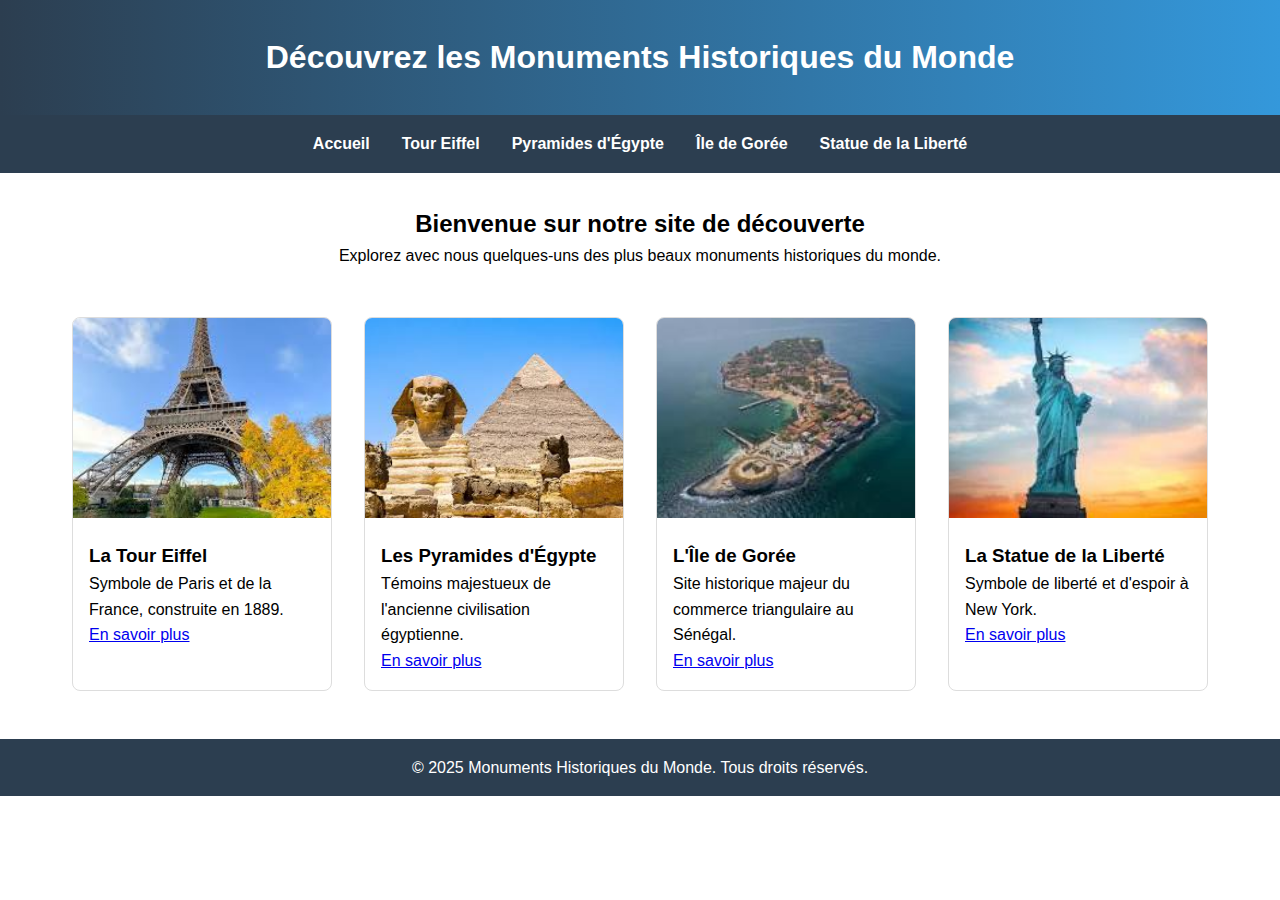
<file: index.html>
<!DOCTYPE html>
<html lang="fr">
<head>
    <meta charset="UTF-8">
    <meta name="viewport" content="width=device-width, initial-scale=1.0">
    <title>Monuments Historiques du Monde</title>
    <link rel="stylesheet" href="acceuil.css">
</head>
<body>
    <header>
        <h1>Découvrez les Monuments Historiques du Monde</h1>
    </header>
    <nav>
        <ul>
            <li><a href="index.html">Accueil</a></li>
            <li><a href="tour.html">Tour Eiffel</a></li>
            <li><a href="pyramide.html">Pyramides d'Égypte</a></li>
            <li><a href="ile de gorée.html">Île de Gorée</a></li>
            <li><a href="statue de la liberté.html">Statue de la Liberté</a></li>
        </ul>
    </nav>
    <main>
        <section class="intro">
            <h2>Bienvenue sur notre site de découverte</h2>
            <p>Explorez avec nous quelques-uns des plus beaux monuments historiques du monde.</p>
        </section>
        <div class="monuments-grid">
            <article class="monument-card">
                <a href="tour.html"><img src="IMAGE\image4.jpeg" alt="Tour Eiffel"></a>
                
                <div class="card-content">
                    <h3>La Tour Eiffel</h3>
                    <p>Symbole de Paris et de la France, construite en 1889.</p>
                    <a href="tour.html">En savoir plus</a>
                </div>
                
            </article>
            
            <article class="monument-card">
                <a href="pyramide.html"><img src="IMAGE\image11111.jpeg" alt="Pyramides d'Égypte"></a>
                
                <div class="card-content">
                    <h3>Les Pyramides d'Égypte</h3>
                    <p>Témoins majestueux de l'ancienne civilisation égyptienne.</p>
                    <a href="pyramide.html">En savoir plus</a>
                </div>
            </article>
            <article class="monument-card">
                <a href="ile de gorée.html"><img src="IMAGE\IMAGE2.jpeg" alt="Île de Gorée"></a>
                <div class="card-content">
                    <h3>L'Île de Gorée</h3>
                    <p>Site historique majeur du commerce triangulaire au Sénégal.</p>
                    <a href="ile de gorée.html">En savoir plus</a>
                </div>
            </article>
            <article class="monument-card">
                <a href="statue de la liberté.html"><img src="IMAGE\IMAGE3.jpeg" alt="Statue de la Liberté"></a>
                <div class="card-content">
                    <h3>La Statue de la Liberté</h3>
                    <p>Symbole de liberté et d'espoir à New York.</p>
                    <a href="statue de la liberté.html">En savoir plus</a>
                </div>
            </article>
            
            
           
        </div>
    </main>
    <footer>
        <p>© 2025 Monuments Historiques du Monde. Tous droits réservés.</p>
    </footer>
</body>
</html>
</file>
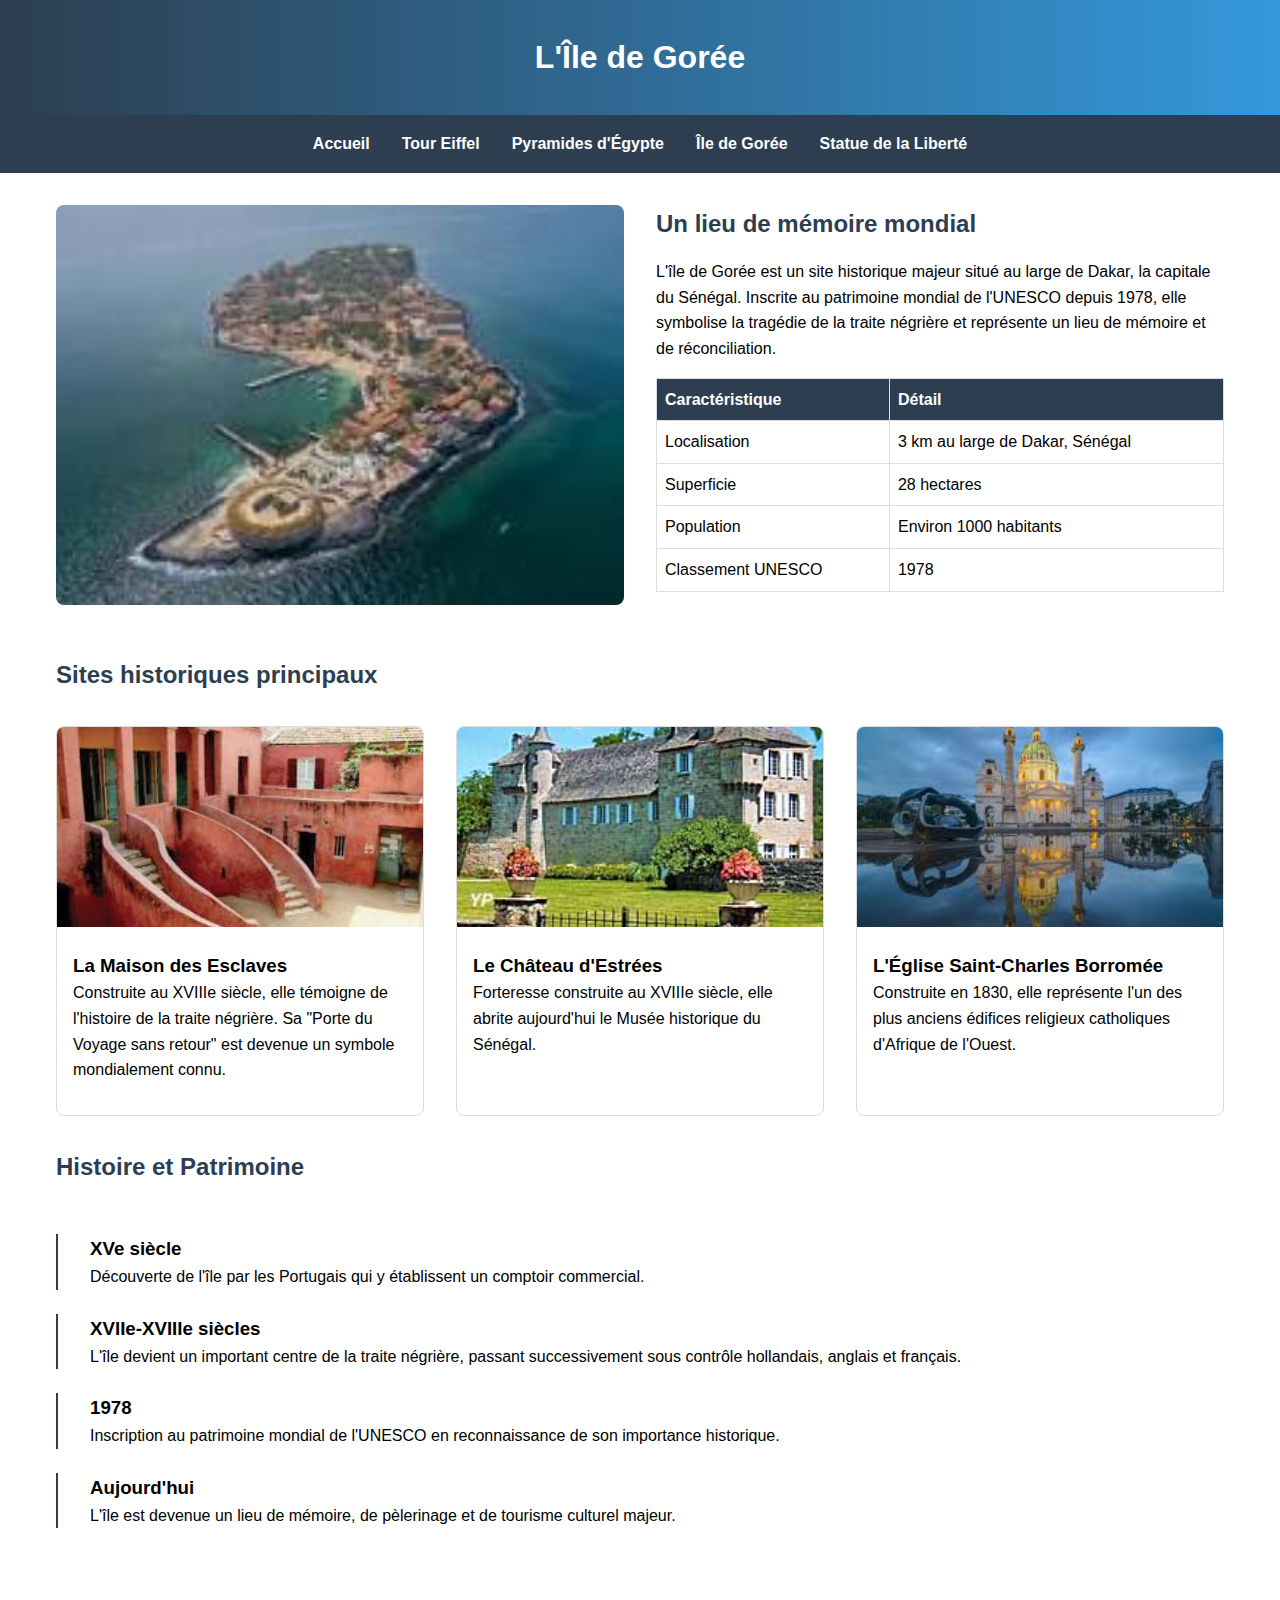
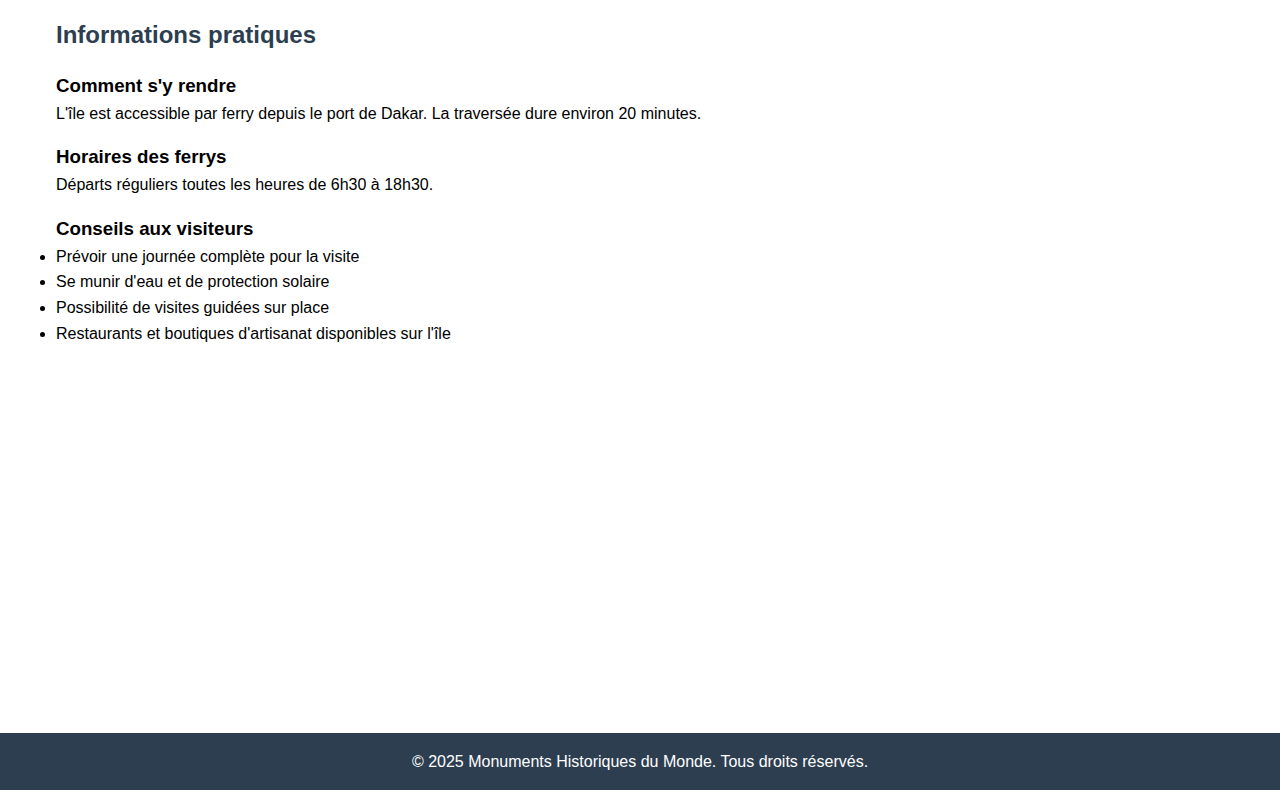
<file: ile de gorée.html>
<!DOCTYPE html>
<html lang="fr">
<head>
    <meta charset="UTF-8">
    <meta name="viewport" content="width=device-width, initial-scale=1.0">
    <title>L'Île de Gorée - Monument Historique</title>
    <link rel="stylesheet" href="goree.css">
</head>
<body>
    <header>
        <h1>L'Île de Gorée</h1>
    </header>
    <nav>
        <ul>
            <li><a href="index.html">Accueil</a></li>
            <li><a href="index1.html">Tour Eiffel</a></li>
            <li><a href="index2.html">Pyramides d'Égypte</a></li>
            <li><a href="index3.html">Île de Gorée</a></li>
            <li><a href="index4.html">Statue de la Liberté</a></li>
        </ul>
    </nav>
    <main>
        <div class="monument-content">
            <img src="IMAGE\IMAGE2.jpeg" alt="Vue de l'Île de Gorée" class="monument-image">
            <div class="info-section">
                <h2>Un lieu de mémoire mondial</h2>
                <p>L'île de Gorée est un site historique majeur situé au large de Dakar, la capitale du Sénégal. Inscrite au patrimoine mondial de l'UNESCO depuis 1978, elle symbolise la tragédie de la traite négrière et représente un lieu de mémoire et de réconciliation.</p>
                <table>
                    <tr>
                        <th>Caractéristique</th>
                        <th>Détail</th>
                    </tr>
                    <tr>
                        <td>Localisation</td>
                        <td>3 km au large de Dakar, Sénégal</td>
                    </tr>
                    <tr>
                        <td>Superficie</td>
                        <td>28 hectares</td>
                    </tr>
                    <tr>
                        <td>Population</td>
                        <td>Environ 1000 habitants</td>
                    </tr>
                    <tr>
                        <td>Classement UNESCO</td>
                        <td>1978</td>
                    </tr>
                </table>
            </div>
        </div>

        <div class="info-section">
            <h2>Sites historiques principaux</h2>
            <div class="sites-grid">
                <div class="site-card">
                    <img src="IMAGE\IMAGE22.jpeg" alt="Maison des Esclaves">
                    <div class="site-card-content">
                        <h3>La Maison des Esclaves</h3>
                        <p>Construite au XVIIIe siècle, elle témoigne de l'histoire de la traite négrière. Sa "Porte du Voyage sans retour" est devenue un symbole mondialement connu.</p>
                    </div>
                </div>
                <div class="site-card">
                    <img src="IMAGE\image222.jpg" alt="Château d'Estrees">
                    <div class="site-card-content">
                        <h3>Le Château d'Estrées</h3>
                        <p>Forteresse construite au XVIIIe siècle, elle abrite aujourd'hui le Musée historique du Sénégal.</p>
                    </div>
                </div>
                <div class="site-card">
                    <img src="IMAGE\image2222.jpeg" alt="Église Saint-Charles Borromée">
                    <div class="site-card-content">
                        <h3>L'Église Saint-Charles Borromée</h3>
                        <p>Construite en 1830, elle représente l'un des plus anciens édifices religieux catholiques d'Afrique de l'Ouest.</p>
                    </div>
                </div>
            </div>
        </div>

        <div class="info-section">
            <h2>Histoire et Patrimoine</h2>
            <div class="timeline">
                <div class="timeline-item">
                    <h3>XVe siècle</h3>
                    <p>Découverte de l'île par les Portugais qui y établissent un comptoir commercial.</p>
                </div>
                <div class="timeline-item">
                    <h3>XVIIe-XVIIIe siècles</h3>
                    <p>L'île devient un important centre de la traite négrière, passant successivement sous contrôle hollandais, anglais et français.</p>
                </div>
                <div class="timeline-item">
                    <h3>1978</h3>
                    <p>Inscription au patrimoine mondial de l'UNESCO en reconnaissance de son importance historique.</p>
                </div>
                <div class="timeline-item">
                    <h3>Aujourd'hui</h3>
                    <p>L'île est devenue un lieu de mémoire, de pèlerinage et de tourisme culturel majeur.</p>
                </div>
            </div>
        </div>

        <div class="info-section">
            <h2>Informations pratiques</h2>
            <h3>Comment s'y rendre</h3>
            <p>L'île est accessible par ferry depuis le port de Dakar. La traversée dure environ 20 minutes.</p>
            
            <h3>Horaires des ferrys</h3>
            <p>Départs réguliers toutes les heures de 6h30 à 18h30.</p>
            
            <h3>Conseils aux visiteurs</h3>
            <ul>
                <li>Prévoir une journée complète pour la visite</li>
                <li>Se munir d'eau et de protection solaire</li>
                <li>Possibilité de visites guidées sur place</li>
                <li>Restaurants et boutiques d'artisanat disponibles sur l'île</li>
            </ul>
        </div>
        <iframe width="560" height="315" src="https://www.youtube.com/embed/XYv147OZ05k?si=2Bimk_epyaZUyk-a" title="YouTube video player" frameborder="0" allow="accelerometer; autoplay; clipboard-write; encrypted-media; gyroscope; picture-in-picture; web-share" referrerpolicy="strict-origin-when-cross-origin" allowfullscreen></iframe>
    </main>
    <footer>
        <p>© 2025 Monuments Historiques du Monde. Tous droits réservés.</p>
    </footer>
</body>
</html>
</file>
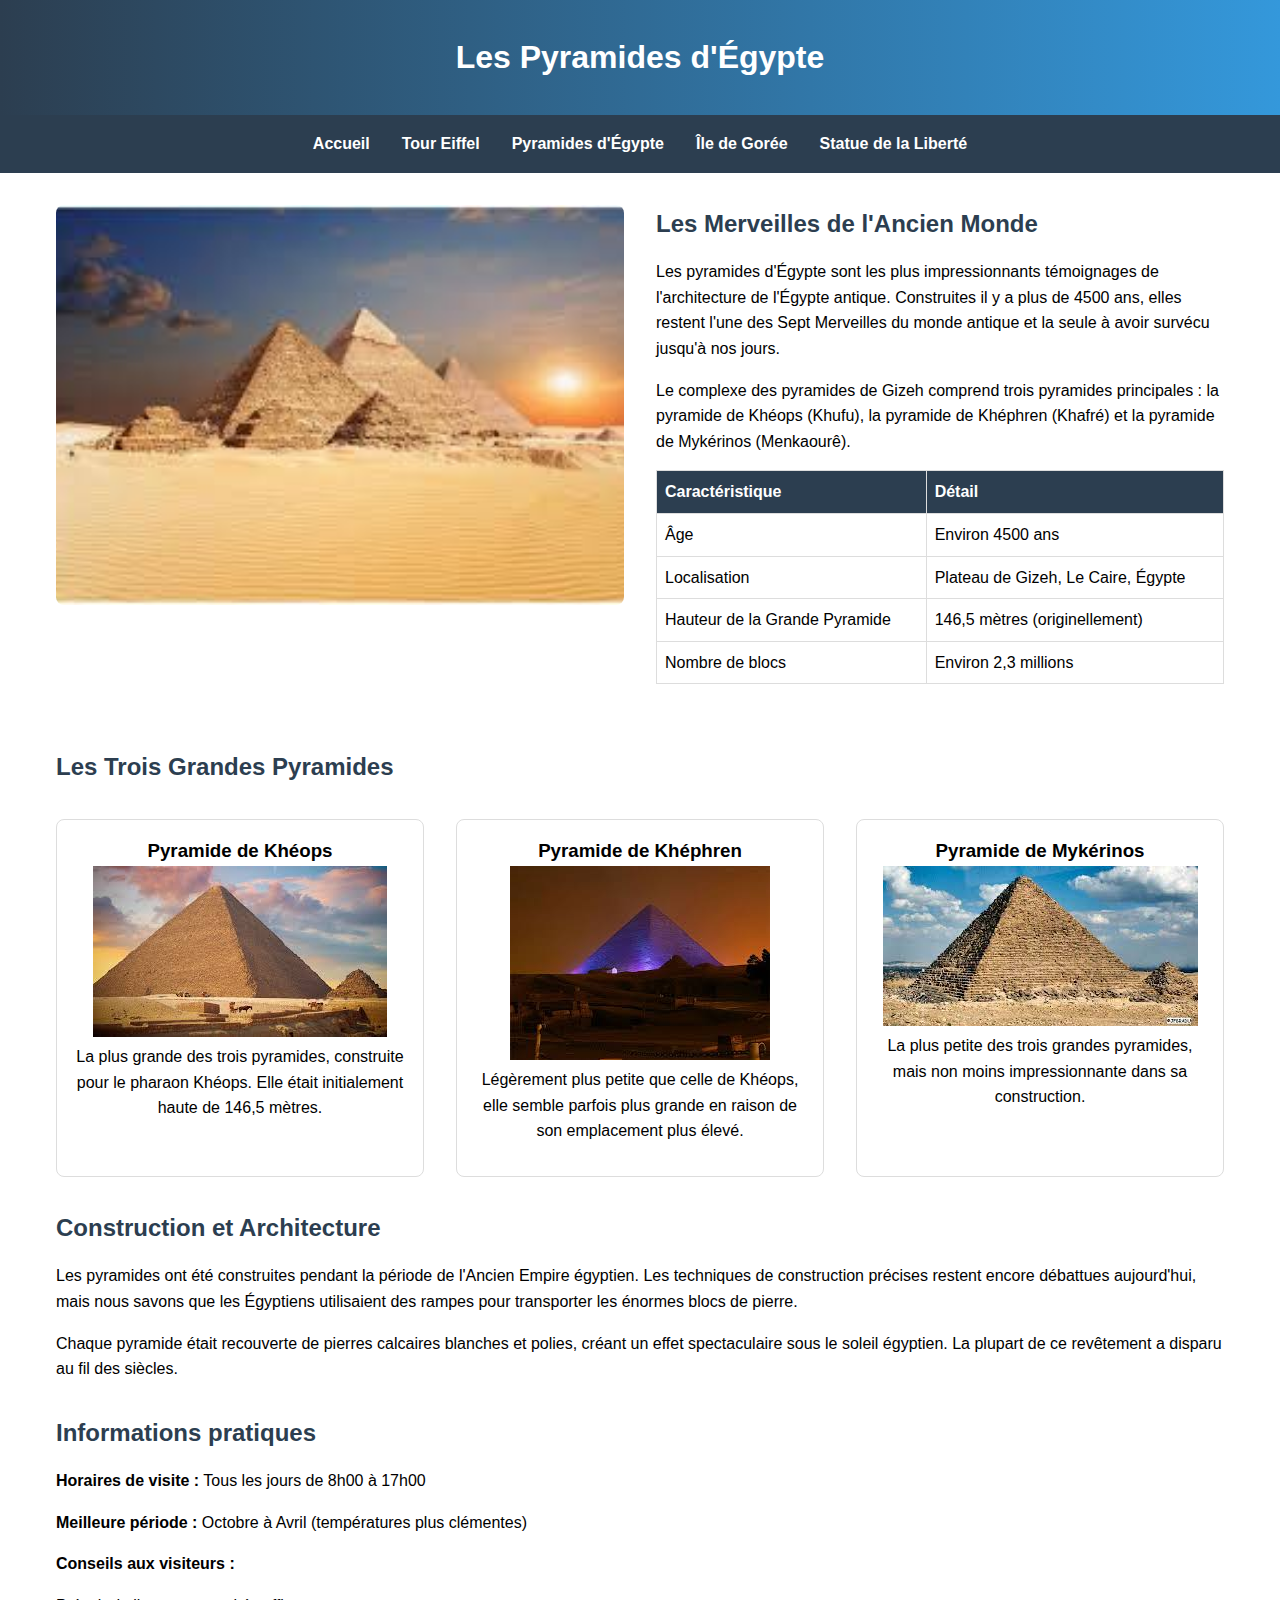
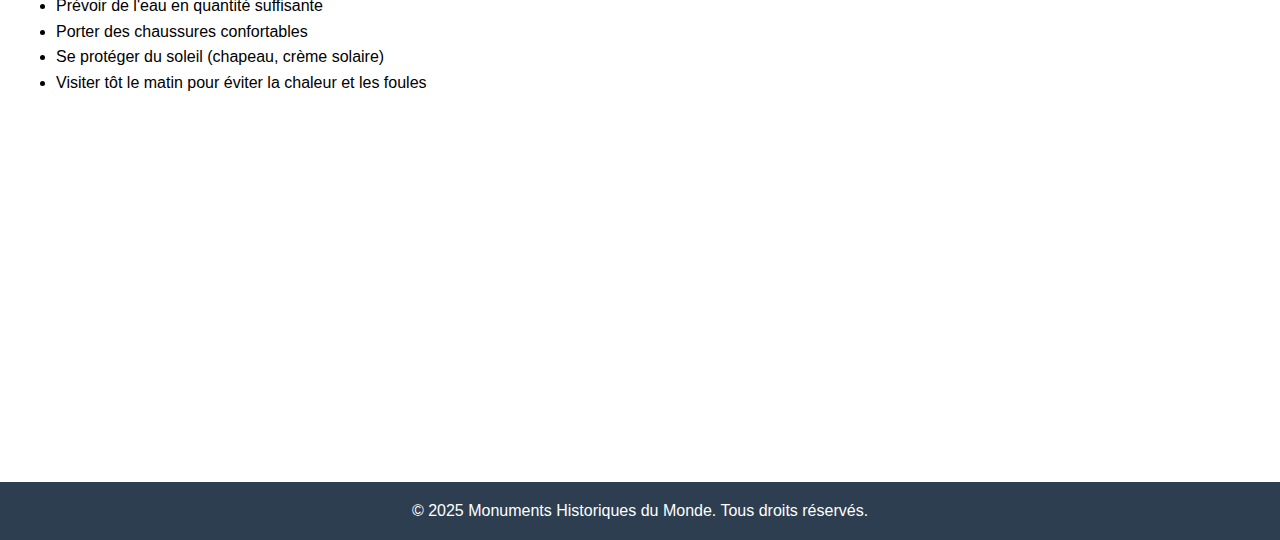
<file: pyramide.html>
<!DOCTYPE html>
<html lang="fr">
<head>
    <meta charset="UTF-8">
    <meta name="viewport" content="width=device-width, initial-scale=1.0">
    <title>Les Pyramides d'Égypte - Monument Historique</title>
    <link rel="stylesheet" href="pyramides.css">
</head>
<body>
    <header>
        <h1>Les Pyramides d'Égypte</h1>
    </header>
    <nav>
        <ul>
            <li><a href="index.html">Accueil</a></li>
            <li><a href="index1.html">Tour Eiffel</a></li>
            <li><a href="index2.html">Pyramides d'Égypte</a></li>
            <li><a href="index3.html">Île de Gorée</a></li>
            <li><a href="index4.html">Statue de la Liberté</a></li>
        </ul>
    </nav>
    <main>
        <div class="monument-content">
            <img src="IMAGE\image1.jpeg" alt="Les Pyramides de Gizeh" class="monument-image">
            <div class="info-section">
                <h2>Les Merveilles de l'Ancien Monde</h2>
                <p>Les pyramides d'Égypte sont les plus impressionnants témoignages de l'architecture de l'Égypte antique. Construites il y a plus de 4500 ans, elles restent l'une des Sept Merveilles du monde antique et la seule à avoir survécu jusqu'à nos jours.</p>
                <p>Le complexe des pyramides de Gizeh comprend trois pyramides principales : la pyramide de Khéops (Khufu), la pyramide de Khéphren (Khafré) et la pyramide de Mykérinos (Menkaourê).</p>
                <table>
                    <tr>
                        <th>Caractéristique</th>
                        <th>Détail</th>
                    </tr>
                    <tr>
                        <td>Âge</td>
                        <td>Environ 4500 ans</td>
                    </tr>
                    <tr>
                        <td>Localisation</td>
                        <td>Plateau de Gizeh, Le Caire, Égypte</td>
                    </tr>
                    <tr>
                        <td>Hauteur de la Grande Pyramide</td>
                        <td>146,5 mètres (originellement)</td>
                    </tr>
                    <tr>
                        <td>Nombre de blocs</td>
                        <td>Environ 2,3 millions</td>
                    </tr>
                </table>
            </div>
        </div>

        <div class="info-section">
            <h2>Les Trois Grandes Pyramides</h2>
            <div class="pyramids-grid">
                <div class="pyramid-card">
                    <h3>Pyramide de Khéops</h3>
                    <img src="IMAGE\image11.jpeg" alt="Pyramide de Khéops">
                    <p>La plus grande des trois pyramides, construite pour le pharaon Khéops. Elle était initialement haute de 146,5 mètres.</p>
                </div>
                <div class="pyramid-card">
                    <h3>Pyramide de Khéphren</h3>
                    <img src="IMAGE\images111.jpeg" alt="Pyramide de Khéphren">
                    <p>Légèrement plus petite que celle de Khéops, elle semble parfois plus grande en raison de son emplacement plus élevé.</p>
                </div>
                <div class="pyramid-card">
                    <h3>Pyramide de Mykérinos</h3>
                    <img src="IMAGE\image1111.jpeg" alt="Pyramide de Mykérinos">
                    <p>La plus petite des trois grandes pyramides, mais non moins impressionnante dans sa construction.</p>
                </div>
            </div>
        </div>

        <div class="info-section">
            <h2>Construction et Architecture</h2>
            <p>Les pyramides ont été construites pendant la période de l'Ancien Empire égyptien. Les techniques de construction précises restent encore débattues aujourd'hui, mais nous savons que les Égyptiens utilisaient des rampes pour transporter les énormes blocs de pierre.</p>
            <p>Chaque pyramide était recouverte de pierres calcaires blanches et polies, créant un effet spectaculaire sous le soleil égyptien. La plupart de ce revêtement a disparu au fil des siècles.</p>
        </div>

        <div class="info-section">
            <h2>Informations pratiques</h2>
            <p><strong>Horaires de visite :</strong> Tous les jours de 8h00 à 17h00</p>
            <p><strong>Meilleure période :</strong> Octobre à Avril (températures plus clémentes)</p>
            <p><strong>Conseils aux visiteurs :</strong></p>
            <ul>
                <li>Prévoir de l'eau en quantité suffisante</li>
                <li>Porter des chaussures confortables</li>
                <li>Se protéger du soleil (chapeau, crème solaire)</li>
                <li>Visiter tôt le matin pour éviter la chaleur et les foules</li>
            </ul>
        </div>
        <iframe width="560" height="315" src="https://www.youtube.com/embed/bV4geih91f8?si=ykK2AIeXLBlUWlIz" title="YouTube video player" frameborder="0" allow="accelerometer; autoplay; clipboard-write; encrypted-media; gyroscope; picture-in-picture; web-share" referrerpolicy="strict-origin-when-cross-origin" allowfullscreen></iframe>
    </main>
    <footer>
        <p>© 2025 Monuments Historiques du Monde. Tous droits réservés.</p>
    </footer>
</body>
</html>
</file>
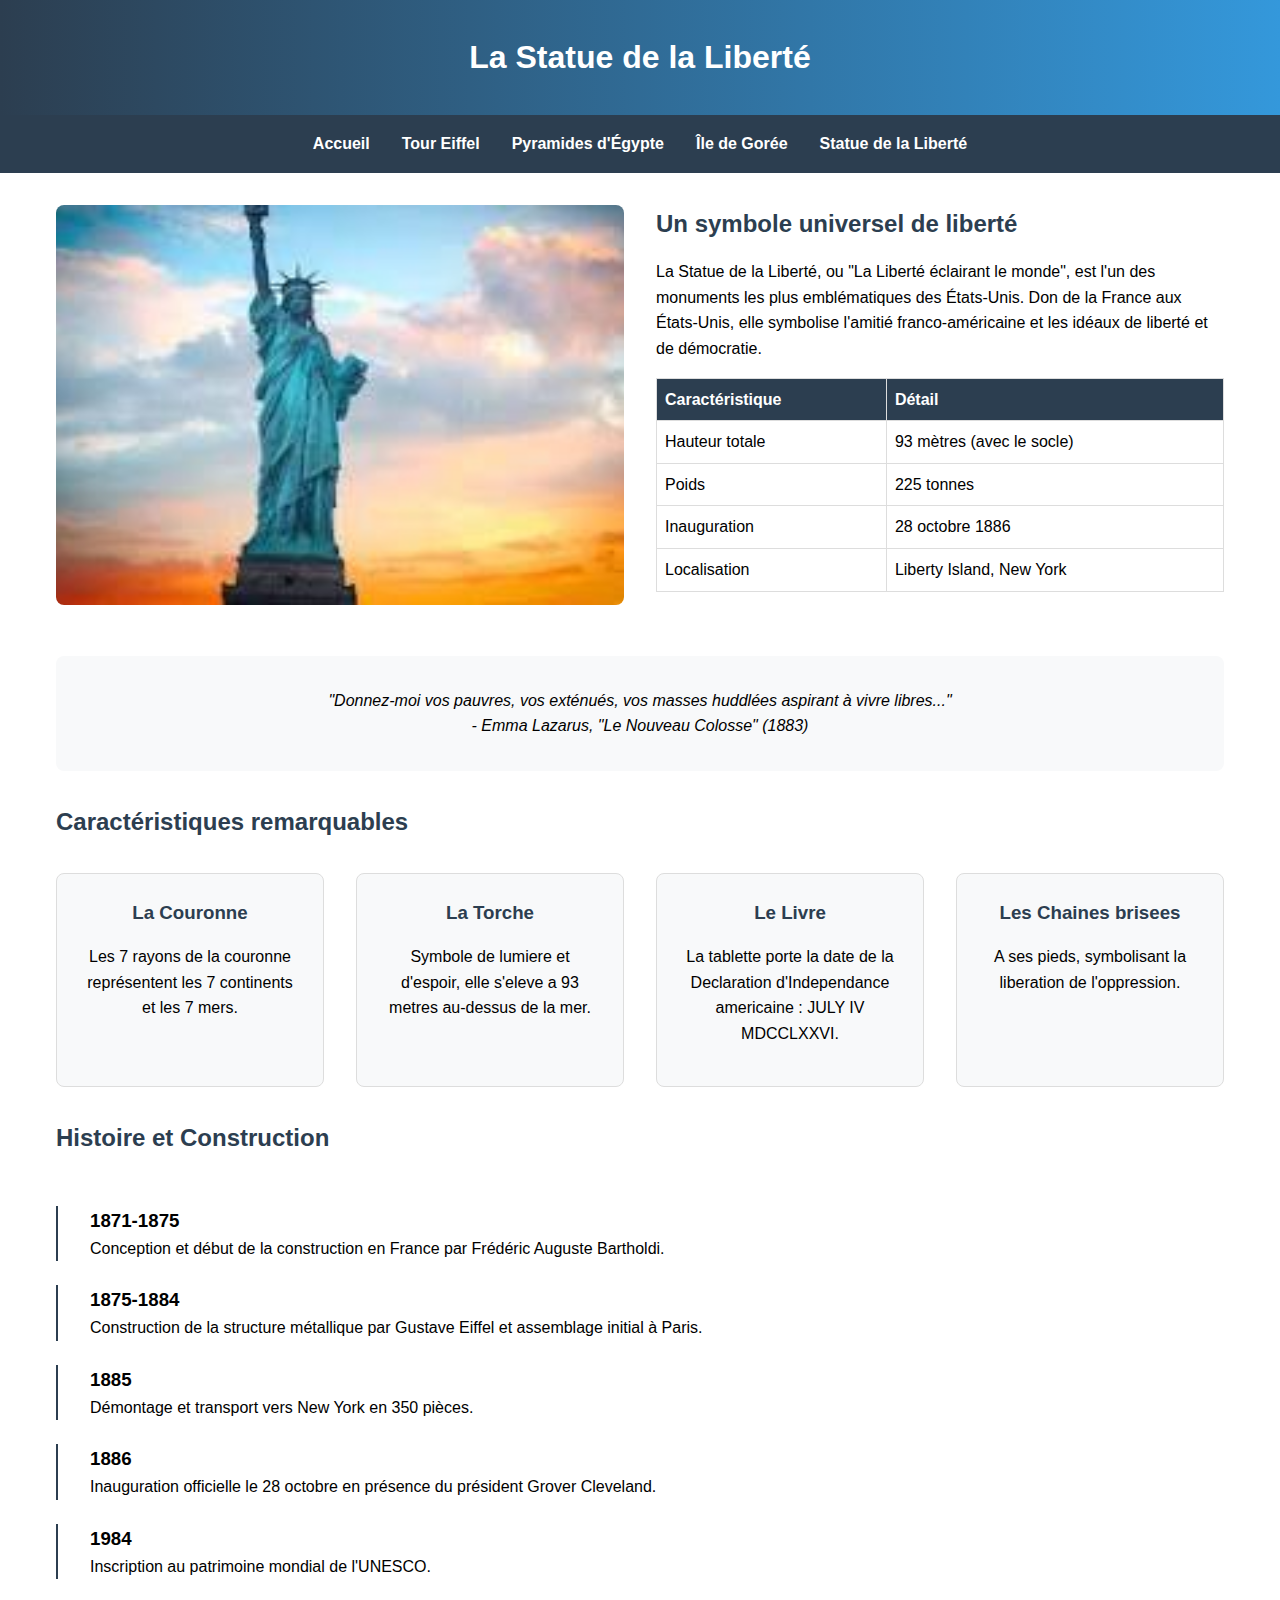
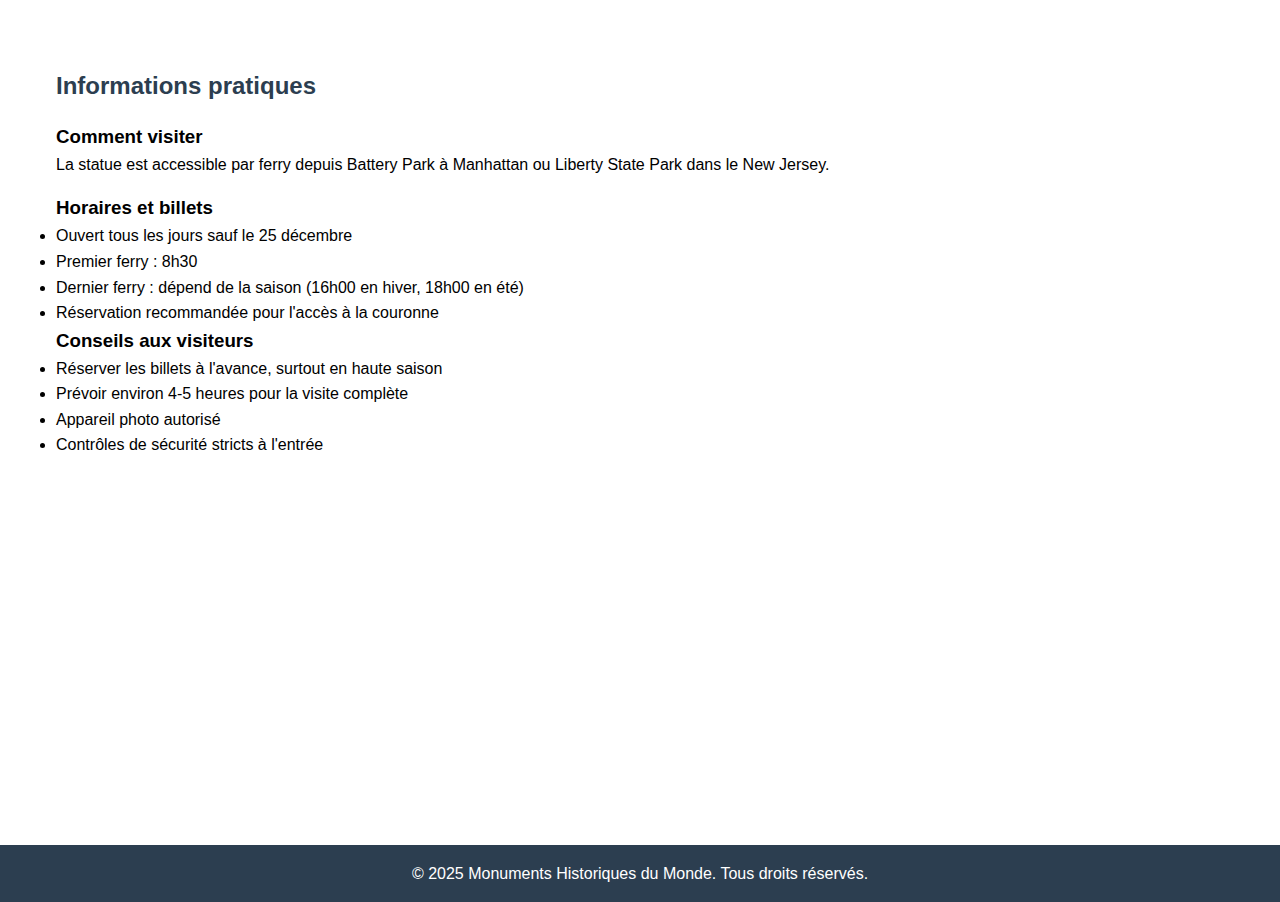
<file: statue de la liberté.html>
<!DOCTYPE html>
<html lang="fr">
<head>
    <meta charset="UTF-8">
    <meta name="viewport" content="width=device-width, initial-scale=1.0">
    <title>La Statue de la Liberté - Monument Historique</title>
    <link rel="stylesheet" href="statue.css">
</head>
<body>
    <header>
        <h1>La Statue de la Liberté</h1>
    </header>
    <nav>
        <ul>
            <li><a href="index.html">Accueil</a></li>
            <li><a href="index1.html">Tour Eiffel</a></li>
            <li><a href="index2.html">Pyramides d'Égypte</a></li>
            <li><a href="index3.html">Île de Gorée</a></li>
            <li><a href="index4.html">Statue de la Liberté</a></li>
        </ul>
    </nav>
    <main>
        <div class="monument-content">
            <img src="IMAGE\IMAGE3.jpeg" alt="La Statue de la Liberté" class="monument-image">
            <div class="info-section">
                <h2>Un symbole universel de liberté</h2>
                <p>La Statue de la Liberté, ou "La Liberté éclairant le monde", est l'un des monuments les plus emblématiques des États-Unis. Don de la France aux États-Unis, elle symbolise l'amitié franco-américaine et les idéaux de liberté et de démocratie.</p>
                <table>
                    <tr>
                        <th>Caractéristique</th>
                        <th>Détail</th>
                    </tr>
                    <tr>
                        <td>Hauteur totale</td>
                        <td>93 mètres (avec le socle)</td>
                    </tr>
                    <tr>
                        <td>Poids</td>
                        <td>225 tonnes</td>
                    </tr>
                    <tr>
                        <td>Inauguration</td>
                        <td>28 octobre 1886</td>
                    </tr>
                    <tr>
                        <td>Localisation</td>
                        <td>Liberty Island, New York</td>
                    </tr>
                </table>
            </div>
        </div>

        <div class="quote-section">
            <p>"Donnez-moi vos pauvres, vos exténués, vos masses huddlées aspirant à vivre libres..."</p>
            <p>- Emma Lazarus, "Le Nouveau Colosse" (1883)</p>
        </div>

        <div class="info-section">
            <h2>Caractéristiques remarquables</h2>
            <div class="features-grid">
                <div class="feature-card">
                    <h3>La Couronne</h3>
                    <p>Les 7 rayons de la couronne représentent les 7 continents et les 7 mers.</p>
                </div>
                <div class="feature-card">
                    <h3>La Torche</h3>
                    <p>Symbole de lumiere et d'espoir, elle s'eleve a 93 metres au-dessus de la mer.</p>
                </div>
                <div class="feature-card">
                    <h3>Le Livre</h3>
                    <p>La tablette porte la date de la Declaration d'Independance americaine : JULY IV MDCCLXXVI.</p>
                </div>
                <div class="feature-card">
                    <h3>Les Chaines brisees</h3>
                    <p>A ses pieds, symbolisant la liberation de l'oppression.</p>
                </div>
            </div>
        </div>

        <div class="info-section">
            <h2>Histoire et Construction</h2>
            <div class="timeline">
                <div class="timeline-item">
                    <h3>1871-1875</h3>
                    <p>Conception et début de la construction en France par Frédéric Auguste Bartholdi.</p>
                </div>
                <div class="timeline-item">
                    <h3>1875-1884</h3>
                    <p>Construction de la structure métallique par Gustave Eiffel et assemblage initial à Paris.</p>
                </div>
                <div class="timeline-item">
                    <h3>1885</h3>
                    <p>Démontage et transport vers New York en 350 pièces.</p>
                </div>
                <div class="timeline-item">
                    <h3>1886</h3>
                    <p>Inauguration officielle le 28 octobre en présence du président Grover Cleveland.</p>
                </div>
                <div class="timeline-item">
                    <h3>1984</h3>
                    <p>Inscription au patrimoine mondial de l'UNESCO.</p>
                </div>
            </div>
        </div>

        <div class="info-section">
            <h2>Informations pratiques</h2>
            <h3>Comment visiter</h3>
            <p>La statue est accessible par ferry depuis Battery Park à Manhattan ou Liberty State Park dans le New Jersey.</p>
            
            <h3>Horaires et billets</h3>
            <ul>
                <li>Ouvert tous les jours sauf le 25 décembre</li>
                <li>Premier ferry : 8h30</li>
                <li>Dernier ferry : dépend de la saison (16h00 en hiver, 18h00 en été)</li>
                <li>Réservation recommandée pour l'accès à la couronne</li>
            </ul>

            <h3>Conseils aux visiteurs</h3>
            <ul>
                <li>Réserver les billets à l'avance, surtout en haute saison</li>
                <li>Prévoir environ 4-5 heures pour la visite complète</li>
                <li>Appareil photo autorisé</li>
                <li>Contrôles de sécurité stricts à l'entrée</li>
            </ul>
        </div>
        <iframe width="560" height="315" src="https://www.youtube.com/embed/qVLvZgjt0Uk?si=4JamLV7YNIIFplUD" title="YouTube video player" frameborder="0" allow="accelerometer; autoplay; clipboard-write; encrypted-media; gyroscope; picture-in-picture; web-share" referrerpolicy="strict-origin-when-cross-origin" allowfullscreen></iframe>
    </main>
    <footer>
        <p>© 2025 Monuments Historiques du Monde. Tous droits réservés.</p>
    </footer>
</body>
</html>
</file>
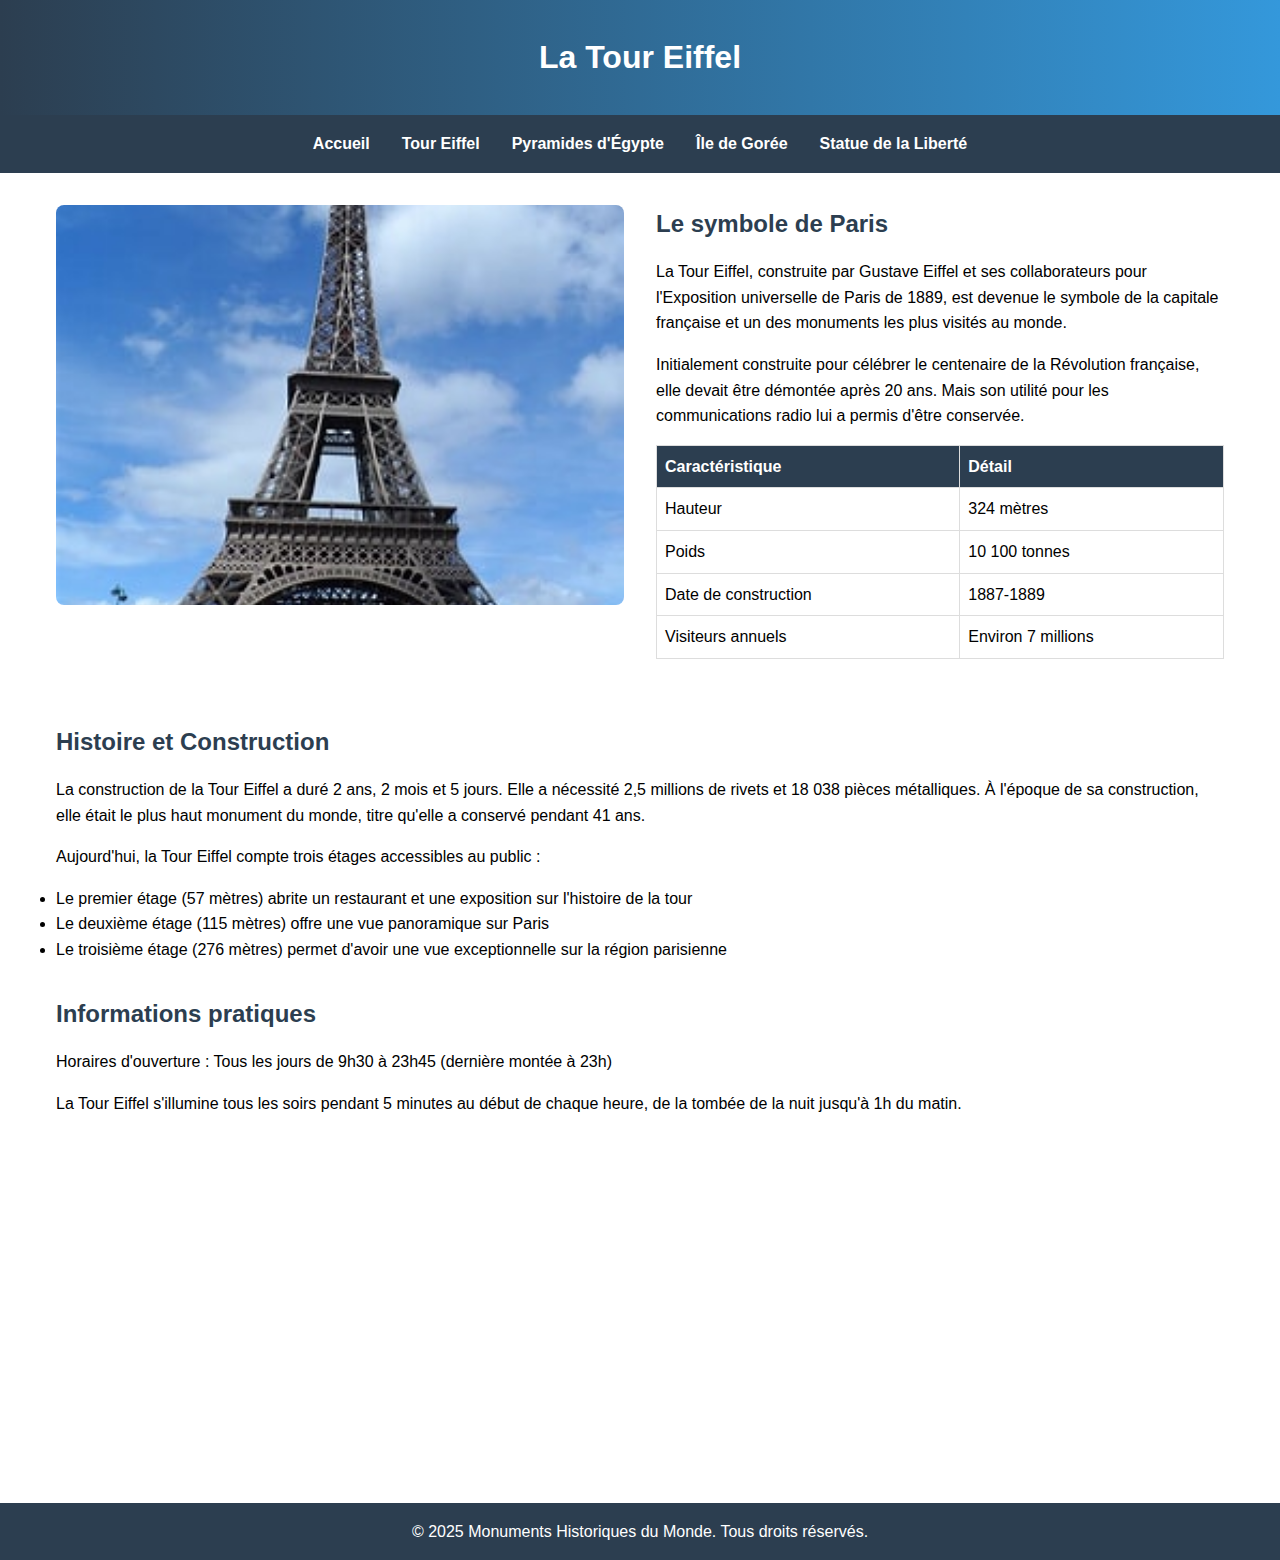
<file: tour.html>
<!DOCTYPE html>
<html lang="fr">
<head>
    <meta charset="UTF-8">
    <meta name="viewport" content="width=device-width, initial-scale=1.0">
    <title>La Tour Eiffel - Monument Historique</title>
    <link rel="stylesheet" href="tour.css">
</head>
<body>
    <header>
        <h1>La Tour Eiffel</h1>
    </header>
    <nav>
        <ul>
            <li><a href="index.html">Accueil</a></li>
            <li><a href="index1.html">Tour Eiffel</a></li>
            <li><a href="index2.html">Pyramides d'Égypte</a></li>
            <li><a href="index3.html">Île de Gorée</a></li>
            <li><a href="index4.html">Statue de la Liberté</a></li>
        </ul>
    </nav>
    <main>
        <div class="monument-content">
            <img src="IMAGE\image44.jpeg" alt="La Tour Eiffel" class="monument-image">
            <div class="info-section">
                <h2>Le symbole de Paris</h2>
                <p>La Tour Eiffel, construite par Gustave Eiffel et ses collaborateurs pour l'Exposition universelle de Paris de 1889, est devenue le symbole de la capitale française et un des monuments les plus visités au monde.</p>
                <p>Initialement construite pour célébrer le centenaire de la Révolution française, elle devait être démontée après 20 ans. Mais son utilité pour les communications radio lui a permis d'être conservée.</p>
                <table>
                    <tr>
                        <th>Caractéristique</th>
                        <th>Détail</th>
                    </tr>
                    <tr>
                        <td>Hauteur</td>
                        <td>324 mètres</td>
                    </tr>
                    <tr>
                        <td>Poids</td>
                        <td>10 100 tonnes</td>
                    </tr>
                    <tr>
                        <td>Date de construction</td>
                        <td>1887-1889</td>
                    </tr>
                    <tr>
                        <td>Visiteurs annuels</td>
                        <td>Environ 7 millions</td>
                    </tr>
                </table>
            </div>
        </div>
        <div class="info-section">
            <h2>Histoire et Construction</h2>
            <p>La construction de la Tour Eiffel a duré 2 ans, 2 mois et 5 jours. Elle a nécessité 2,5 millions de rivets et 18 038 pièces métalliques. À l'époque de sa construction, elle était le plus haut monument du monde, titre qu'elle a conservé pendant 41 ans.</p>
            <p>Aujourd'hui, la Tour Eiffel compte trois étages accessibles au public :</p>
            <ul>
                <li>Le premier étage (57 mètres) abrite un restaurant et une exposition sur l'histoire de la tour</li>
                <li>Le deuxième étage (115 mètres) offre une vue panoramique sur Paris</li>
                <li>Le troisième étage (276 mètres) permet d'avoir une vue exceptionnelle sur la région parisienne</li>
            </ul>
        </div>
        <div class="info-section">
            <h2>Informations pratiques</h2>
            <p>Horaires d'ouverture : Tous les jours de 9h30 à 23h45 (dernière montée à 23h)</p>
            <p>La Tour Eiffel s'illumine tous les soirs pendant 5 minutes au début de chaque heure, de la tombée de la nuit jusqu'à 1h du matin.</p>
        </div>
        <iframe width="560" height="315" src="https://www.youtube.com/embed/6B7ZdIf9nRU?si=H5bfeA23auKsylv9" title="YouTube video player" frameborder="0" allow="accelerometer; autoplay; clipboard-write; encrypted-media; gyroscope; picture-in-picture; web-share" referrerpolicy="strict-origin-when-cross-origin" allowfullscreen></iframe>
    </main>
    <footer>
        <p>© 2025 Monuments Historiques du Monde. Tous droits réservés.</p>
    </footer>
</body>
</html>
</file>
<file: acceuil.css>
* {
            margin: 0;
            padding: 0;
            box-sizing: border-box;
        }
        body {
            font-family: 'Arial', sans-serif;
            line-height: 1.6;
            height: 100%;
            width: 100%;
        }
        header {
            background: linear-gradient(to right, #2c3e50, #3498db);
            color: white;
            text-align: center;
            padding: 2rem;
        }
        nav {
            background-color: #2c3e50;
            padding: 1rem;
        }
        nav ul {
            list-style: none;
            display: flex;
            justify-content: center;
            gap: 2rem;
        }
        nav a {
            color: white;
            text-decoration: none;
            font-weight: bold;
            transition: color 0.3s;
        }
        nav a:hover {
            color: #3498db;
        }
        main {
            max-width: 1200px;
            margin: 2rem auto;
            padding: 0 1rem;
        }
        .intro {
            text-align: center;
            margin-bottom: 2rem;
        }
        .monuments-grid {
            display: grid;
            grid-template-columns: repeat(auto-fit, minmax(250px, 1fr));
            gap: 2rem;
            padding: 1rem;
        }
        .monument-card {
            border: 1px solid #ddd;
            border-radius: 8px;
            overflow: hidden;
            transition: transform 0.3s;
        }
        .monument-card:hover {
            transform: translateY(-5px);
        }
        .monument-card img {
            width: 100%;
            height: 200px;
            object-fit: cover;
        }
        .card-content {
            padding: 1rem;
        }
        footer {
            background-color: #2c3e50;
            color: white;
            text-align: center;
            padding: 1rem;
            margin-top: 2rem;
        }
</file>
<file: goree.css>
* {
    margin: 0;
    padding: 0;
    box-sizing: border-box;
}
body {
    font-family: 'Arial', sans-serif;
    line-height: 1.6;
}
header {
    background: linear-gradient(to right, #2c3e50, #3498db);
    color: white;
    text-align: center;
    padding: 2rem;
}
nav {
    background-color: #2c3e50;
    padding: 1rem;
}
nav ul {
    list-style: none;
    display: flex;
    justify-content: center;
    gap: 2rem;
}
nav a {
    color: white;
    text-decoration: none;
    font-weight: bold;
    transition: color 0.3s;
}
nav a:hover {
    color: #3498db;
}
main {
    max-width: 1200px;
    margin: 2rem auto;
    padding: 0 1rem;
}
.monument-content {
    display: grid;
    grid-template-columns: 1fr 1fr;
    gap: 2rem;
    margin-bottom: 2rem;
}
.monument-image {
    width: 100%;
    height: 400px;
    object-fit: cover;
    border-radius: 8px;
}
.info-section {
    margin-bottom: 2rem;
}
.info-section h2 {
    color: #2c3e50;
    margin-bottom: 1rem;
}
.info-section p {
    margin-bottom: 1rem;
}
.sites-grid {
    display: grid;
    grid-template-columns: repeat(auto-fit, minmax(280px, 1fr));
    gap: 2rem;
    margin: 2rem 0;
}
.site-card {
    border: 1px solid #ddd;
    border-radius: 8px;
    overflow: hidden;
}
.site-card img {
    width: 100%;
    height: 200px;
    object-fit: cover;
}
.site-card-content {
    padding: 1rem;
}
table {
    width: 100%;
    border-collapse: collapse;
    margin-top: 1rem;
}
th, td {
    border: 1px solid #ddd;
    padding: 0.5rem;
    text-align: left;
}
th {
    background-color: #2c3e50;
    color: white;
}
.timeline {
    position: relative;
    padding: 2rem 0;
}
.timeline-item {
    margin-bottom: 1.5rem;
    padding-left: 2rem;
    border-left: 2px solid #2c3e50;
}
footer {
    background-color: #2c3e50;
    color: white;
    text-align: center;
    padding: 1rem;
    margin-top: 2rem;
}
</file>
<file: pyramides.css>
* {
    margin: 0;
    padding: 0;
    box-sizing: border-box;
}
body {
    font-family: 'Arial', sans-serif;
    line-height: 1.6;
}
header {
    background: linear-gradient(to right, #2c3e50, #3498db);
    color: white;
    text-align: center;
    padding: 2rem;
}
nav {
    background-color: #2c3e50;
    padding: 1rem;
}
nav ul {
    list-style: none;
    display: flex;
    justify-content: center;
    gap: 2rem;
}
nav a {
    color: white;
    text-decoration: none;
    font-weight: bold;
    transition: color 0.3s;
}
nav a:hover {
    color: #3498db;
}
main {
    max-width: 1200px;
    margin: 2rem auto;
    padding: 0 1rem;
}
.monument-content {
    display: grid;
    grid-template-columns: 1fr 1fr;
    gap: 2rem;
    margin-bottom: 2rem;
}
.monument-image {
    width: 100%;
    height: 400px;
    object-fit: cover;
    border-radius: 8px;
}
.info-section {
    margin-bottom: 2rem;
}
.info-section h2 {
    color: #2c3e50;
    margin-bottom: 1rem;
}
.info-section p {
    margin-bottom: 1rem;
}
.pyramids-grid {
    display: grid;
    grid-template-columns: repeat(auto-fit, minmax(300px, 1fr));
    gap: 2rem;
    margin: 2rem 0;
}
.pyramid-card {
    border: 1px solid #ddd;
    border-radius: 8px;
    padding: 1rem;
    text-align: center;
}
table {
    width: 100%;
    border-collapse: collapse;
    margin-top: 1rem;
}
th, td {
    border: 1px solid #ddd;
    padding: 0.5rem;
    text-align: left;
}
th {
    background-color: #2c3e50;
    color: white;
}
footer {
    background-color: #2c3e50;
    color: white;
    text-align: center;
    padding: 1rem;
    margin-top: 2rem;
}
</file>
<file: statue.css>
* {
    margin: 0;
    padding: 0;
    box-sizing: border-box;
}
body {
    font-family: 'Arial', sans-serif;
    line-height: 1.6;
}
header {
    background: linear-gradient(to right, #2c3e50, #3498db);
    color: white;
    text-align: center;
    padding: 2rem;
}
nav {
    background-color: #2c3e50;
    padding: 1rem;
}
nav ul {
    list-style: none;
    display: flex;
    justify-content: center;
    gap: 2rem;
}
nav a {
    color: white;
    text-decoration: none;
    font-weight: bold;
    transition: color 0.3s;
}
nav a:hover {
    color: #3498db;
}
main {
    max-width: 1200px;
    margin: 2rem auto;
    padding: 0 1rem;
}
.monument-content {
    display: grid;
    grid-template-columns: 1fr 1fr;
    gap: 2rem;
    margin-bottom: 2rem;
}
.monument-image {
    width: 100%;
    height: 400px;
    object-fit: cover;
    border-radius: 8px;
}
.info-section {
    margin-bottom: 2rem;
}
.info-section h2 {
    color: #2c3e50;
    margin-bottom: 1rem;
}
.info-section p {
    margin-bottom: 1rem;
}
.features-grid {
    display: grid;
    grid-template-columns: repeat(auto-fit, minmax(250px, 1fr));
    gap: 2rem;
    margin: 2rem 0;
}
.feature-card {
    border: 1px solid #ddd;
    border-radius: 8px;
    padding: 1.5rem;
    text-align: center;
    background-color: #f8f9fa;
}
.feature-card h3 {
    color: #2c3e50;
    margin-bottom: 1rem;
}
table {
    width: 100%;
    border-collapse: collapse;
    margin-top: 1rem;
}
th, td {
    border: 1px solid #ddd;
    padding: 0.5rem;
    text-align: left;
}
th {
    background-color: #2c3e50;
    color: white;
}
.timeline {
    position: relative;
    padding: 2rem 0;
}
.timeline-item {
    margin-bottom: 1.5rem;
    padding-left: 2rem;
    border-left: 2px solid #2c3e50;
}
.quote-section {
    background-color: #f8f9fa;
    padding: 2rem;
    border-radius: 8px;
    margin: 2rem 0;
    text-align: center;
    font-style: italic;
}
footer {
    background-color: #2c3e50;
    color: white;
    text-align: center;
    padding: 1rem;
    margin-top: 2rem;
}
</file>
<file: tour.css>
* {
            margin: 0;
            padding: 0;
            box-sizing: border-box;
        }
        body {
            font-family: 'Arial', sans-serif;
            line-height: 1.6;
        }
        header {
            background: linear-gradient(to right, #2c3e50, #3498db);
            color: white;
            text-align: center;
            padding: 2rem;
        }
        nav {
            background-color: #2c3e50;
            padding: 1rem;
        }
        nav ul {
            list-style: none;
            display: flex;
            justify-content: center;
            gap: 2rem;
        }
        nav a {
            color: white;
            text-decoration: none;
            font-weight: bold;
            transition: color 0.3s;
        }
        nav a:hover {
            color: #3498db;
        }
        main {
            max-width: 1200px;
            margin: 2rem auto;
            padding: 0 1rem;
        }
        .monument-content {
            display: grid;
            grid-template-columns: 1fr 1fr;
            gap: 2rem;
            margin-bottom: 2rem;
        }
        .monument-image {
            width: 100%;
            height: 400px;
            object-fit: cover;
            border-radius: 8px;
        }
        .info-section {
            margin-bottom: 2rem;
        }
        .info-section h2 {
            color: #2c3e50;
            margin-bottom: 1rem;
        }
        .info-section p {
            margin-bottom: 1rem;
        }
        table {
            width: 100%;
            border-collapse: collapse;
            margin-top: 1rem;
        }
        th, td {
            border: 1px solid #ddd;
            padding: 0.5rem;
            text-align: left;
        }
        th {
            background-color: #2c3e50;
            color: white;
        }
        footer {
            background-color: #2c3e50;
            color: white;
            text-align: center;
            padding: 1rem;
            margin-top: 2rem;
        }
</file>
